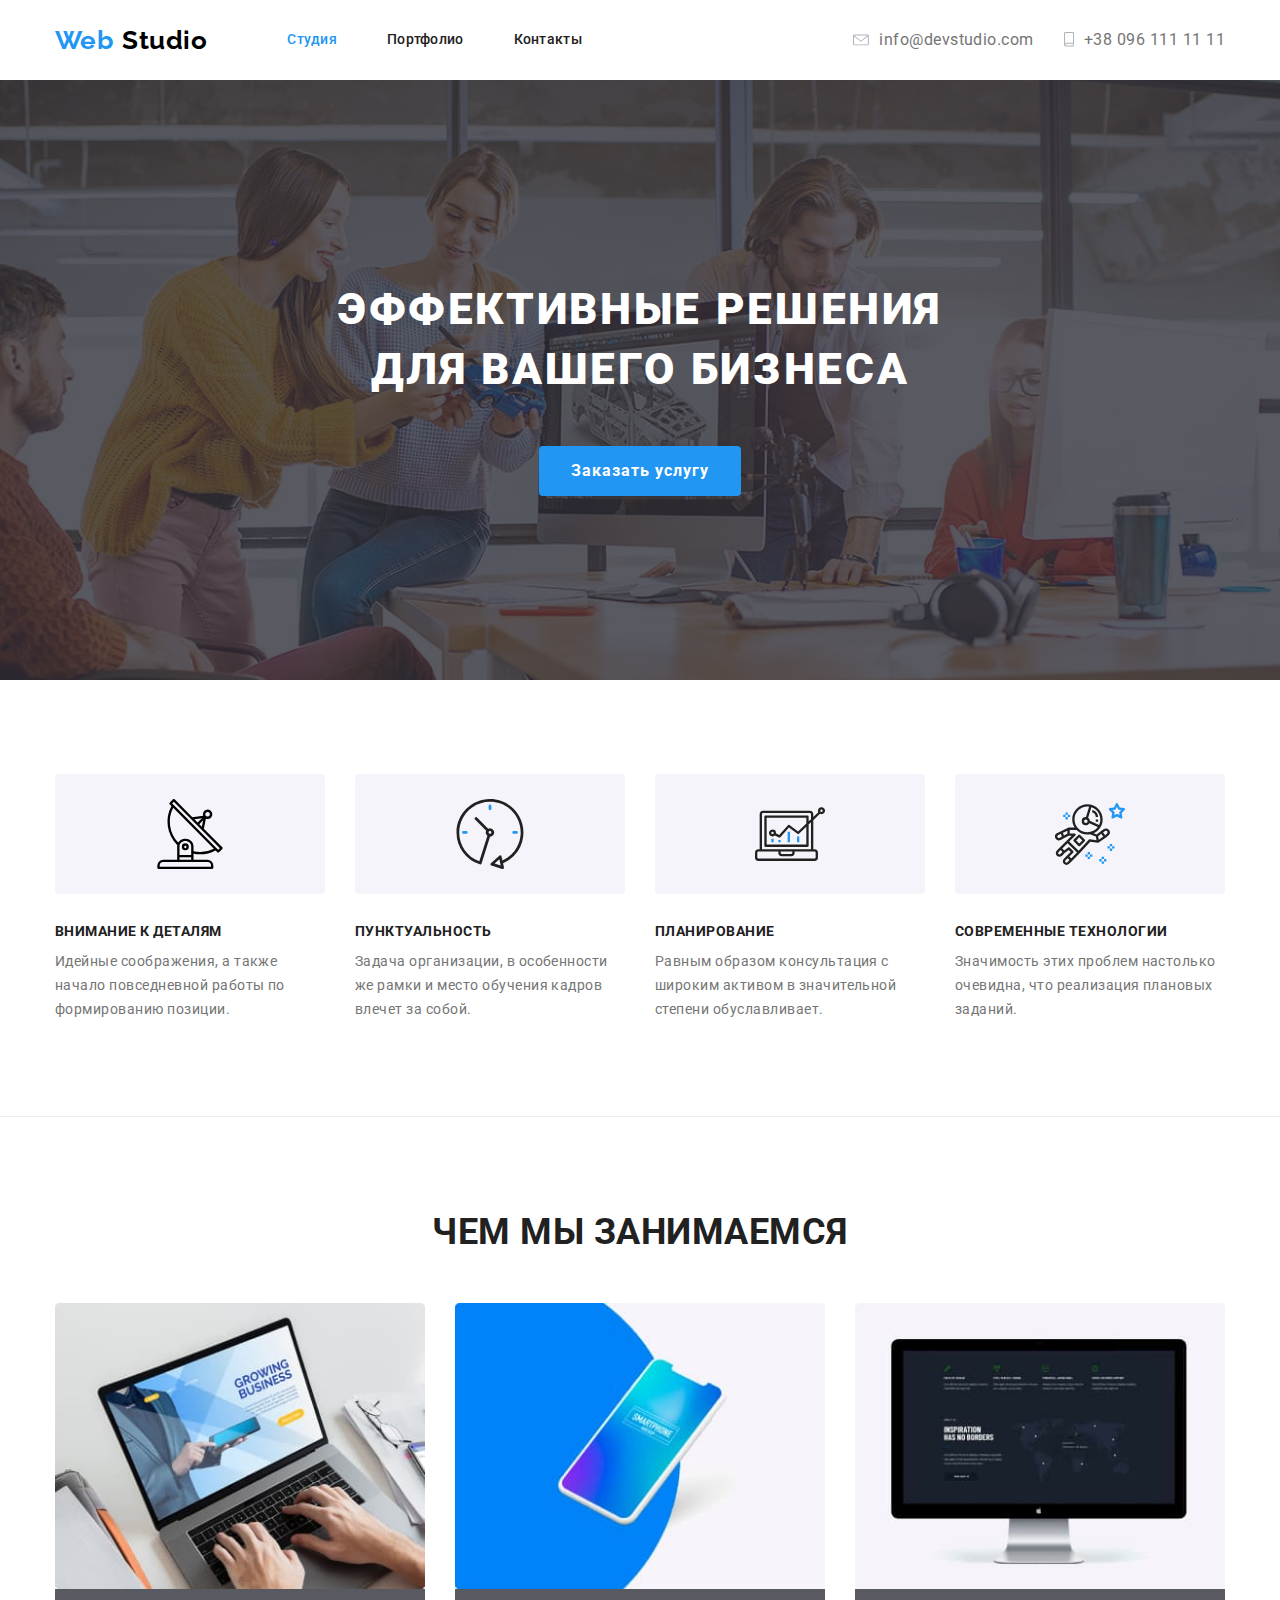
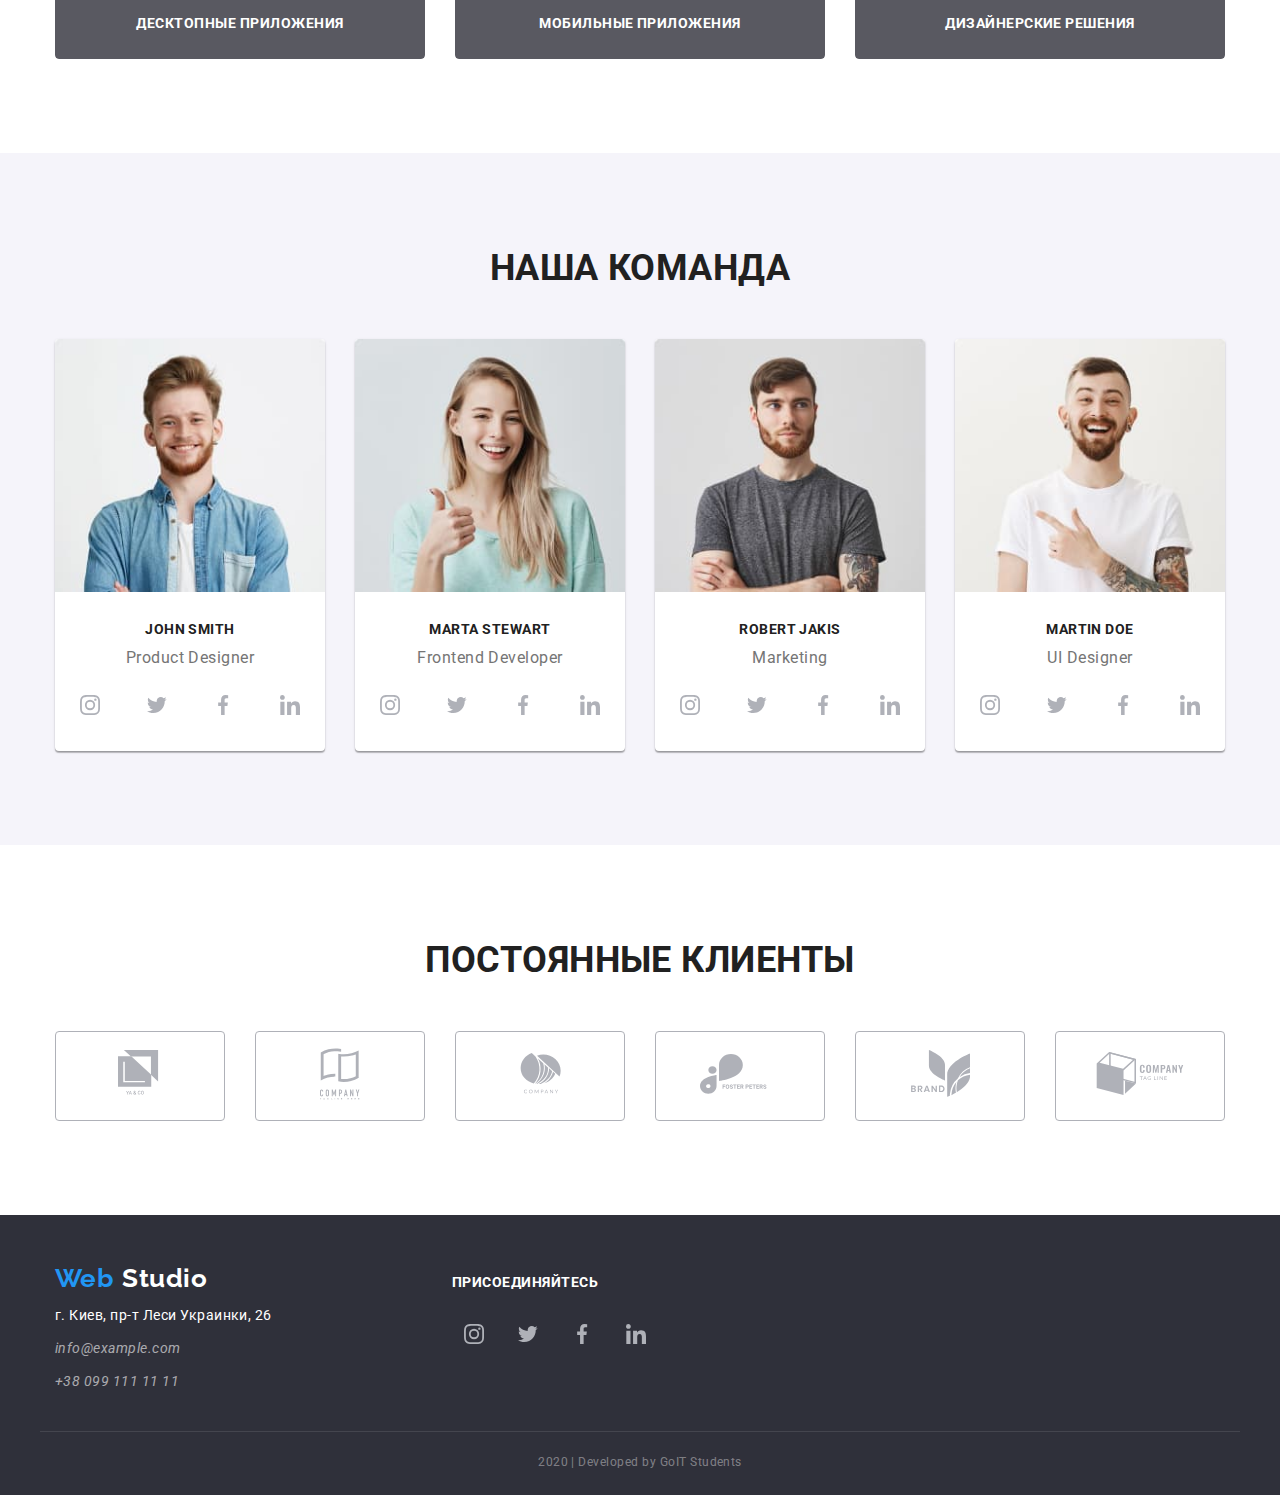
<file: index.html>
<!DOCTYPE html>
<html lang="ru">
  <head>
    <meta charset="UTF-8" />
    <meta name="viewport" content="width=device-width, initial-scale=1.0" />
    <title>Document</title>
    <link
      href="https://fonts.googleapis.com/css2?family=Raleway:wght@700&family=Roboto:wght@400;500;700&display=swap"
      rel="stylesheet"
    />

    <link
      rel="stylesheet"
      href="https://cdnjs.cloudflare.com/ajax/libs/modern-normalize/0.6.0/modern-normalize.min.css"
    />

    <link rel="stylesheet" href="./css/styles.css" />
  </head>
  <body>
    <header class="roof">
      <div class="container head">
        <nav class="head">
          <a href="" class="logo">
            <span class="logo-modification">Web </span>Studio
          </a>
          <ul class="site-nav list">
            <li class="item"><a href="" class="link current">Студия</a></li>
            <li class="item">
              <a href="./portfolio.html" class="link">Портфолио</a>
            </li>
            <li class="item"><a href="" class="link">Контакты</a></li>
          </ul>
        </nav>
        <ul class="contacts list">
          <li class="item">
            <svg class="contacts-icon" width="16" height="14">
              <use href="./images/sprite.svg#icon-envelope"></use>
            </svg>

            <a href="mailto:info@devstudio.com" class="link"
              >info@devstudio.com</a
            >
          </li>
          <li class="item">
            <svg class="contacts-icon" width="10" height="15">
              <use href="./images/sprite.svg#icon-smartphone"></use>
            </svg>

            <a href="tel:+380961111111" class="link">+38 096 111 11 11</a>
          </li>
        </ul>
      </div>
    </header>

    <main>
      <div class="overlay">
        <!--Герой-->
        <section class="hero">
          <h1 class="hero-title">
            эффективные решения <br />
            для вашего бизнеса
          </h1>
          <a href="" class="button">Заказать услугу</a>
        </section>
      </div>
      <!--Наши преимущества-->
      <section class="section advantages">
        <div class="container">
          <h2 class="section-title second visually-hidden">
            Наши преимущества
          </h2>
          <ul class="advantages-list list">
            <li class="advantages-item">
              <h3 class="section-title advantages">Внимание к деталям</h3>
              <p class="section-paragraph">
                Идейные соображения, а также начало повседневной работы по
                формированию позиции.
              </p>
            </li>
            <li class="advantages-item">
              <h3 class="section-title advantages">Пунктуальность</h3>
              <p class="section-paragraph">
                Задача организации, в особенности же рамки и место обучения
                кадров влечет за собой.
              </p>
            </li>
            <li class="advantages-item">
              <h3 class="section-title advantages">Планирование</h3>
              <p class="section-paragraph">
                Равным образом консультация с широким активом в значительной
                степени обуславливает.
              </p>
            </li>
            <li class="advantages-item">
              <h3 class="section-title advantages">Современные технологии</h3>
              <p class="section-paragraph">
                Значимость этих проблем настолько очевидна, что реализация
                плановых заданий.
              </p>
            </li>
          </ul>
        </div>
      </section>
      <!--Чем мы занимаемся-->
      <section class="section work">
        <div class="container">
          <h2 class="section-title second">
            Чем мы занимаемся
          </h2>
          <ul class="list work">
            <li class="item">
              <img
                class="picture"
                src="./images/desktop_applications.jpg"
                alt=""
                width="370"
                height="294"
              />
              <h3 class="section-title">Десктопные приложения</h3>
            </li>
            <li class="item">
              <img
                class="picture"
                src="./images/mobile_applications.jpg"
                alt=""
                width="370"
                height="294"
              />
              <h3 class="section-title">Мобильные приложения</h3>
            </li>
            <li class="item">
              <img
                class="picture"
                src="./images/design_solutions.jpg"
                alt=""
                width="370"
                height="294"
              />
              <h3 class="section-title">Дизайнерские решения</h3>
            </li>
          </ul>
        </div>
      </section>
      <!--Наша команда-->
      <section class="section team">
        <div class="container">
          <h2 class="section-title second">Наша команда</h2>
          <ul lang="en" class="team-list list">
            <li class="team-list-item">
              <img
                class="picture"
                src="./images/john_smith.jpg"
                alt="John Smith"
                width="270"
                height="260"
              />
              <h3 class="section-title">John Smith</h3>
              <p class="section-paragraph team">Product Designer</p>

              <ul class="networks list">
                <li class="item">
                  <a href="" class="link" aria-label="Instagram">
                    <svg class="networks-icon">
                      <use href="./images/sprite.svg#icon-instagram"></use>
                    </svg>
                  </a>
                </li>
                <li class="item">
                  <a href="" class="link" aria-label="Twiteer">
                    <svg class="networks-icon">
                      <use href="./images/sprite.svg#icon-twiteer"></use>
                    </svg>
                  </a>
                </li>
                <li class="item">
                  <a href="" class="link" aria-label="Facebook">
                    <svg class="networks-icon">
                      <use href="./images/sprite.svg#icon-facebook"></use>
                    </svg>
                  </a>
                </li>
                <li class="item">
                  <a href="" class="link" aria-label="LinkedIn">
                    <svg class="networks-icon">
                      <use href="./images/sprite.svg#icon-linkedin"></use>
                    </svg>
                  </a>
                </li>
              </ul>
            </li>
            <li class="team-list-item">
              <img
                class="picture"
                src="./images/marta_stewart.jpg"
                alt="Marta Stewart"
                width="270"
                height="260"
              />
              <h3 class="section-title">Marta Stewart</h3>
              <p class="section-paragraph team">Frontend Developer</p>

              <ul class="networks list">
                <li class="item">
                  <a href="" class="link" aria-label="Instagram">
                    <svg class="networks-icon">
                      <use href="./images/sprite.svg#icon-instagram"></use>
                    </svg>
                  </a>
                </li>
                <li class="item">
                  <a href="" class="link" aria-label="Twiteer">
                    <svg class="networks-icon">
                      <use href="./images/sprite.svg#icon-twiteer"></use>
                    </svg>
                  </a>
                </li>
                <li class="item">
                  <a href="" class="link" aria-label="Facebook">
                    <svg class="networks-icon">
                      <use href="./images/sprite.svg#icon-facebook"></use>
                    </svg>
                  </a>
                </li>
                <li class="item">
                  <a href="" class="link" aria-label="LinkedIn">
                    <svg class="networks-icon">
                      <use href="./images/sprite.svg#icon-linkedin"></use>
                    </svg>
                  </a>
                </li>
              </ul>
            </li>

            <li class="team-list-item">
              <img
                class="picture"
                src="./images/robert_jakis.jpg"
                alt="Robert Jakis"
                width="270"
                height="260"
              />
              <h3 class="section-title">Robert Jakis</h3>
              <p class="section-paragraph team">Marketing</p>

              <ul class="networks list">
                <li class="item">
                  <a href="" class="link" aria-label="Instagram">
                    <svg class="networks-icon">
                      <use href="./images/sprite.svg#icon-instagram"></use>
                    </svg>
                  </a>
                </li>
                <li class="item">
                  <a href="" class="link" aria-label="Twiteer">
                    <svg class="networks-icon">
                      <use href="./images/sprite.svg#icon-twiteer"></use>
                    </svg>
                  </a>
                </li>
                <li class="item">
                  <a href="" class="link" aria-label="Facebook">
                    <svg class="networks-icon">
                      <use href="./images/sprite.svg#icon-facebook"></use>
                    </svg>
                  </a>
                </li>
                <li class="item">
                  <a href="" class="link" aria-label="LinkedIn">
                    <svg class="networks-icon">
                      <use href="./images/sprite.svg#icon-linkedin"></use>
                    </svg>
                  </a>
                </li>
              </ul>
            </li>
            <li class="team-list-item">
              <img
                class="picture"
                src="./images/martin_doe.jpg"
                alt="Martin Doe"
                width="270"
                height="260"
              />
              <h3 class="section-title">Martin Doe</h3>
              <p class="section-paragraph team">UI Designer</p>

              <ul class="networks list">
                <li class="item">
                  <a href="" class="link" aria-label="Instagram">
                    <svg class="networks-icon">
                      <use href="./images/sprite.svg#icon-instagram"></use>
                    </svg>
                  </a>
                </li>
                <li class="item">
                  <a href="" class="link" aria-label="Twiteer">
                    <svg class="networks-icon">
                      <use href="./images/sprite.svg#icon-twiteer"></use>
                    </svg>
                  </a>
                </li>
                <li class="item">
                  <a href="" class="link" aria-label="Facebook">
                    <svg class="networks-icon">
                      <use href="./images/sprite.svg#icon-facebook"></use>
                    </svg>
                  </a>
                </li>
                <li class="item">
                  <a href="" class="link" aria-label="LinkedIn">
                    <svg class="networks-icon">
                      <use href="./images/sprite.svg#icon-linkedin"></use>
                    </svg>
                  </a>
                </li>
              </ul>
            </li>
          </ul>
        </div>
      </section>
      <!--Постоянные клиенты-->
      <section class="section customers">
        <div class="container">
          <h2 class="section-title second">Постоянные клиенты</h2>
          <ul lang="en" class="customers-list list">
            <li class="item">
              <a href="" class="customers-link" aria-label="YA & CO">
                <svg class="customers-icon" width="44" height="47">
                  <use href="./images/sprite.svg#icon-logo_1"></use>
                </svg>
              </a>
            </li>
            <li class="item">
              <a
                href=""
                class="customers-link"
                aria-label="COMPANY TAGLINE HERE"
              >
                <svg class="customers-icon" width="40" height="52">
                  <use href="./images/sprite.svg#icon-logo_2"></use>
                </svg>
              </a>
            </li>
            <li class="item">
              <a href="" class="customers-link" aria-label="COMPANY">
                <svg class="customers-icon" width="41" height="41">
                  <use href="./images/sprite.svg#icon-logo_3"></use>
                </svg>
              </a>
            </li>
            <li class="item">
              <a href="" class="customers-link" aria-label="FOSTER PETERS">
                <svg class="customers-icon" width="82" height="40">
                  <use href="./images/sprite.svg#icon-logo_4"></use>
                </svg>
              </a>
            </li>
            <li class="item">
              <a href="" class="customers-link" aria-label="BRAND">
                <svg class="customers-icon" width="59" height="47">
                  <use href="./images/sprite.svg#icon-logo_5"></use>
                </svg>
              </a>
            </li>
            <li class="item">
              <a href="" class="customers-link" aria-label="COMPANY TAG LINE">
                <svg class="customers-icon" width="88" height="44">
                  <use href="./images/sprite.svg#icon-logo_6"></use>
                </svg>
              </a>
            </li>
          </ul>
        </div>
      </section>
    </main>

    <footer class="basement">
      <div class="container foot">
        <div class="basement-section">
          <a href="" class="logo">
            <span class="logo-modification">Web</span>
            <span class="logo-modification-foot">Studio</span>
          </a>
          <address class="address">
            <p class="direction list">г. Киев, пр-т Леси Украинки, 26</p>

            <a href="mailto:info@example.com" class="basement-link"
              >info@example.com</a
            >

            <a href="tel:+380991111111" class="basement-link"
              >+38 099 111 11 11</a
            >
          </address>
        </div>

        <div class="join-section">
          <b class="join">присоединяйтесь</b>
          <ul lang="en" class="networks list">
            <li class="item">
              <a href="" class="link" aria-label="Instagram">
                <svg class="networks-icon">
                  <use href="./images/sprite.svg#icon-instagram"></use>
                </svg>
              </a>
            </li>
            <li class="item">
              <a href="" class="link" aria-label="Twiteer">
                <svg class="networks-icon">
                  <use href="./images/sprite.svg#icon-twiteer"></use>
                </svg>
              </a>
            </li>
            <li class="item">
              <a href="" class="link" aria-label="Facebook">
                <svg class="networks-icon">
                  <use href="./images/sprite.svg#icon-facebook"></use>
                </svg>
              </a>
            </li>
            <li class="item">
              <a href="" class="link" aria-label="LinkedIn">
                <svg class="networks-icon">
                  <use href="./images/sprite.svg#icon-linkedin"></use>
                </svg>
              </a>
            </li>
          </ul>
        </div>
      </div>
      <p lang="en" class="copyright">2020 | Developed by GoIT Students</p>
    </footer>
  </body>
</html>
</file>
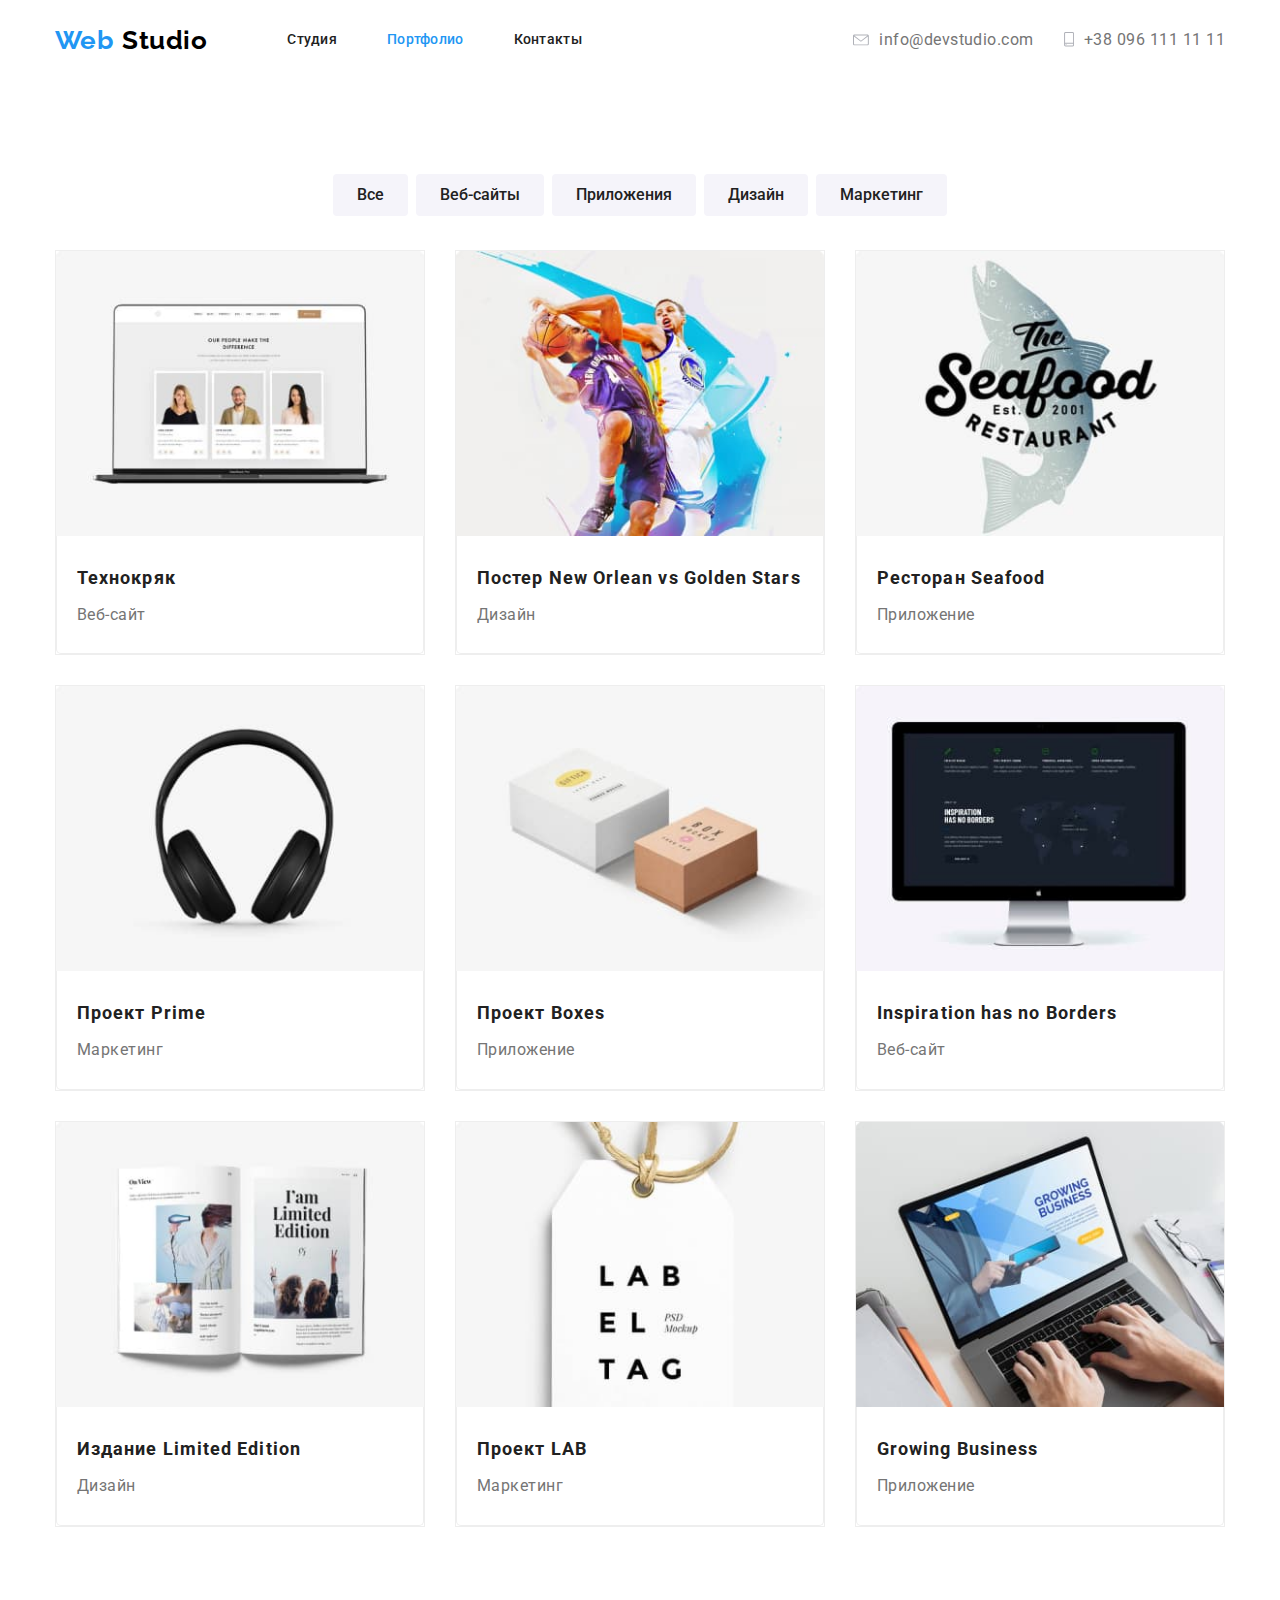
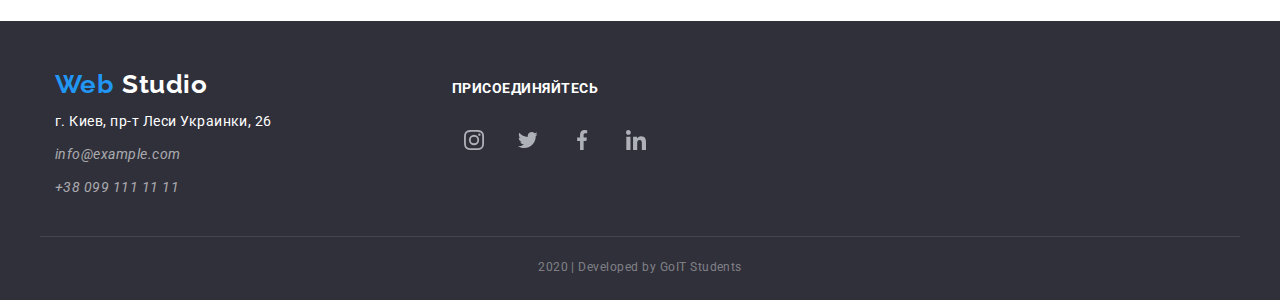
<file: portfolio.html>
<!DOCTYPE html>
<html lang="ru">
  <head>
    <meta charset="UTF-8" />
    <meta name="viewport" content="width=device-width, initial-scale=1.0" />
    <title>Document</title>
    <link
      href="https://fonts.googleapis.com/css2?family=Raleway:wght@700&family=Roboto:wght@400;500;700&display=swap"
      rel="stylesheet"
    />

    <link
      rel="stylesheet"
      href="https://cdnjs.cloudflare.com/ajax/libs/modern-normalize/0.6.0/modern-normalize.min.css"
    />

    <link rel="stylesheet" href="./css/styles.css" />
  </head>

  <body>
    <header class="roof">
      <div class="container head">
        <nav class="head">
          <a href="" class="logo">
            <span class="logo-modification">Web </span>Studio
          </a>
          <ul class="site-nav list">
            <li class="item"><a href="./index.html" class="link">Студия</a></li>
            <li class="item">
              <a href="./portfolio.html" class="link current">Портфолио</a>
            </li>
            <li class="item"><a href="" class="link">Контакты</a></li>
          </ul>
        </nav>
        <ul class="contacts list">
          <li class="item">
            <svg class="contacts-icon" width="16" height="14">
              <use href="./images/sprite.svg#icon-envelope"></use>
            </svg>

            <a href="mailto:info@devstudio.com" class="link"
              >info@devstudio.com</a
            >
          </li>
          <li class="item">
            <svg class="contacts-icon" width="10" height="15">
              <use href="./images/sprite.svg#icon-smartphone"></use>
            </svg>

            <a href="tel:+380961111111" class="link">+38 096 111 11 11</a>
          </li>
        </ul>
      </div>
    </header>

    <main>
      <!--Наши работы-->
      <section class="portfolio">
        <div class="container">
          <h1 class="portfolio-title visually-hidden">наши работы</h1>
          <ul class="button-list list">
            <li class="item">
              <button type="button" class="portfolio-button">Все</button>
            </li>
            <li class="item">
              <button type="button" class="portfolio-button">Веб-сайты</button>
            </li>
            <li class="item">
              <button type="button" class="portfolio-button">Приложения</button>
            </li>
            <li class="item">
              <button type="button" class="portfolio-button">Дизайн</button>
            </li>
            <li class="item">
              <button type="button" class="portfolio-button">Маркетинг</button>
            </li>
          </ul>

          <ul class="portfolio-list list">
            <li class="portfolio-element">
              <a href="" class="example">
                <img
                  class="picture"
                  src="./images/Portfolio/img_1.jpg"
                  alt=""
                  width="370"
                  height="294"
                />

                <div class="content">
                  <h2 class="title">Технокряк</h2>
                  <p class="text">Веб-сайт</p>
                  <!--<p class="description">
                      Технокряк это современная площадка распространения
                      коронавируса. Компании используют эту платформу для цифрового
                      шпионажа и атак на защищённые сервера конкурентов.
                      </p>-->
                </div>
              </a>
            </li>
            <li class="portfolio-element">
              <a href="" class="example">
                <img
                  class="picture"
                  src="./images/Portfolio/img_2.jpg"
                  alt=""
                  width="370"
                  height="294"
                />

                <div class="content">
                  <h2 class="title">Постер New Orlean vs Golden Stars</h2>
                  <p class="text">Дизайн</p>
                  <!--<p class="description">
                                                    Lorem ipsum, dolor sit amet consectetur adipisicing elit.
                                                    Sapiente nostrum, molestiae modi unde maxime nihil nemo
                                                    consectetur nam accusantium, veniam iste dolorem perspiciatis,
                                                    saepe eligendi error mollitia exercitationem? Officia,
                                                    explicabo?
                                  </p>-->
                </div>
              </a>
            </li>
            <li class="portfolio-element">
              <a href="" class="example">
                <img
                  class="picture"
                  src="./images/Portfolio/img_3.jpg"
                  alt=""
                  width="370"
                  height="294"
                />
                <div class="content">
                  <h2 class="title">Ресторан Seafood</h2>
                  <p class="text">Приложение</p>
                  <!--<p class="description">
                                    Lorem ipsum, dolor sit amet consectetur adipisicing elit.
                                    Sapiente nostrum, molestiae modi unde maxime nihil nemo
                                    consectetur nam accusantium, veniam iste dolorem perspiciatis,
                                    saepe eligendi error mollitia exercitationem? Officia,
                                    explicabo?
                                  </p>-->
                </div>
              </a>
            </li>
            <li class="portfolio-element">
              <a href="" class="example">
                <img
                  class="picture"
                  src="./images/Portfolio/img_4.jpg"
                  alt=""
                  width="370"
                  height="294"
                />
                <div class="content">
                  <h2 class="title">Проект Prime</h2>
                  <p class="text">Маркетинг</p>
                  <!--<p class="description">
                                    Lorem ipsum, dolor sit amet consectetur adipisicing elit.
                                    Sapiente nostrum, molestiae modi unde maxime nihil nemo
                                    consectetur nam accusantium, veniam iste dolorem perspiciatis,
                                    saepe eligendi error mollitia exercitationem? Officia,
                                    explicabo?
                                  </p>-->
                </div>
              </a>
            </li>
            <li class="portfolio-element">
              <a href="" class="example">
                <img
                  class="picture"
                  src="./images/Portfolio/img_5.jpg"
                  alt=""
                  width="370"
                  height="294"
                />
                <div class="content">
                  <h2 class="title">Проект Boxes</h2>
                  <p class="text">Приложение</p>
                  <!--<p class="description">
                                    Lorem ipsum, dolor sit amet consectetur adipisicing elit.
                                    Sapiente nostrum, molestiae modi unde maxime nihil nemo
                                    consectetur nam accusantium, veniam iste dolorem perspiciatis,
                                    saepe eligendi error mollitia exercitationem? Officia,
                                    explicabo?
                                  </p>-->
                </div>
              </a>
            </li>
            <li class="portfolio-element">
              <a href="" class="example">
                <img
                  class="picture"
                  src="./images/Portfolio/img_6.jpg"
                  alt=""
                  width="370"
                  height="294"
                />
                <div class="content">
                  <h2 class="title">Inspiration has no Borders</h2>
                  <p class="text">Веб-сайт</p>
                  <!--<p class="description">
                                    Lorem ipsum, dolor sit amet consectetur adipisicing elit.
                                    Sapiente nostrum, molestiae modi unde maxime nihil nemo
                                    consectetur nam accusantium, veniam iste dolorem perspiciatis,
                                    saepe eligendi error mollitia exercitationem? Officia,
                                    explicabo?
                                  </p>-->
                </div>
              </a>
            </li>
            <li class="portfolio-element">
              <a href="" class="example">
                <img
                  class="picture"
                  src="./images/Portfolio/img_7.jpg"
                  alt=""
                  width="370"
                  height="294"
                />
                <div class="content">
                  <h2 class="title">Издание Limited Edition</h2>
                  <p class="text">Дизайн</p>
                  <!--<p class="description">
                                    Lorem ipsum, dolor sit amet consectetur adipisicing elit.
                                    Sapiente nostrum, molestiae modi unde maxime nihil nemo
                                    consectetur nam accusantium, veniam iste dolorem perspiciatis,
                                    saepe eligendi error mollitia exercitationem? Officia,
                                    explicabo?
                                  </p>-->
                </div>
              </a>
            </li>
            <li class="portfolio-element">
              <a href="" class="example">
                <img
                  class="picture"
                  src="./images/Portfolio/img_8.jpg"
                  alt=""
                  width="370"
                  height="294"
                />
                <div class="content">
                  <h2 class="title">Проект LAB</h2>
                  <p class="text">Маркетинг</p>
                  <!--<p class="description">
                                    Lorem ipsum, dolor sit amet consectetur adipisicing elit.
                                    Sapiente nostrum, molestiae modi unde maxime nihil nemo
                                    consectetur nam accusantium, veniam iste dolorem perspiciatis,
                                    saepe eligendi error mollitia exercitationem? Officia,
                                    explicabo?
                                  </p>-->
                </div>
              </a>
            </li>
            <li class="portfolio-element">
              <a href="" class="example">
                <img
                  class="picture"
                  src="./images/Portfolio/img_9.jpg"
                  alt=""
                  width="370"
                  height="294"
                />
                <div class="content">
                  <h2 class="title">Growing Business</h2>
                  <p class="text">Приложение</p>
                  <!--<p class="description">
                                    Lorem ipsum, dolor sit amet consectetur adipisicing elit.
                                    Sapiente nostrum, molestiae modi unde maxime nihil nemo
                                    consectetur nam accusantium, veniam iste dolorem perspiciatis,
                                    saepe eligendi error mollitia exercitationem? Officia,
                                    explicabo?
                                  </p>-->
                </div>
              </a>
            </li>
          </ul>
        </div>
      </section>
    </main>

    <footer class="basement">
      <div class="container foot">
        <div class="basement-section">
          <a href="" class="logo">
            <span class="logo-modification">Web</span>
            <span class="logo-modification-foot">Studio</span>
          </a>
          <address class="address">
            <p class="direction list">г. Киев, пр-т Леси Украинки, 26</p>

            <a href="mailto:info@example.com" class="basement-link"
              >info@example.com</a
            >

            <a href="tel:+380991111111" class="basement-link"
              >+38 099 111 11 11</a
            >
          </address>
        </div>

        <div class="join-section">
          <b class="join">присоединяйтесь</b>
          <ul lang="en" class="networks list">
            <li class="item">
              <a href="" class="link" aria-label="Instagram">
                <svg class="networks-icon">
                  <use href="./images/sprite.svg#icon-instagram"></use>
                </svg>
              </a>
            </li>
            <li class="item">
              <a href="" class="link" aria-label="Twiteer">
                <svg class="networks-icon">
                  <use href="./images/sprite.svg#icon-twiteer"></use>
                </svg>
              </a>
            </li>
            <li class="item">
              <a href="" class="link" aria-label="Facebook">
                <svg class="networks-icon">
                  <use href="./images/sprite.svg#icon-facebook"></use>
                </svg>
              </a>
            </li>
            <li class="item">
              <a href="" class="link" aria-label="LinkedIn">
                <svg class="networks-icon">
                  <use href="./images/sprite.svg#icon-linkedin"></use>
                </svg>
              </a>
            </li>
          </ul>
        </div>
      </div>
      <p lang="en" class="copyright">2020 | Developed by GoIT Students</p>
    </footer>
  </body>
</html>
</file>
<file: css/styles.css>
/*колір основого тексту #212121*/
/*колір вторинного кольору #757575*/
/*акцент #2196F3*/
/*білий колір тексту #FFFFFF*/
/*чорний колір тексту #000000*/
/*синій колір тексту #2196F3*/
/*колір тексту контактів rgba(255, 255, 255, 0.6)*/
/*колір фону шапки #FFFFFF*/
/*колір основного фону #E5E5E5*/
/*колір вторинного кольору #F5F4FA*/
/*колір підвалу #2F303A*/

:root {
  --accent-color: #2196f3;
  --primary-text-color: #212121;
  --secondary-text-color: #757575;
  --primary-bg-color: #e5e5e5;
  --secondary-bg-color: #f5f4fa;
  --hero-bg-color: rgba(47, 48, 58, 0.8);
  --header-bg-color: #ffffff;
  --footer-bg-color: #2f303a;
}

/* Стилі для index.html*/

body {
  /*margin: 0;*/
  font-family: Roboto, sans-serif;
  letter-spacing: 0.03em;
}

.list {
  list-style: none;
  margin: 0;
  padding: 0;
}

img {
  display: block;
  max-width: 100%;
  height: auto;
}

.visually-hidden {
  position: absolute;
  width: 1px;
  height: 1px;
  margin: -1px;
  border: 0;
  padding: 0;
  clip: rect(0 0 0 0);
  overflow: hidden;
}

/* Header*/

.roof {
  background-color: var(--header-bg-color);
}

.head {
  display: flex;
  align-items: center;
}

.container {
  width: 1200px;
  padding-left: 15px;
  padding-right: 15px;
  /*padding-top: 94px;
  padding-bottom: 94px;*/
  margin: 0 auto;
  /*outline: 2px solid tomato;*/
}

.container.head {
  padding-top: 0em;
  padding-bottom: 0;
}

.logo {
  display: flex;
  color: #000000;
  font-family: Raleway, sans-serif;
  font-weight: 700;
  font-size: 26px;
  line-height: 1.19;

  text-decoration: none;
}

.logo-modification {
  margin-right: 9px;
  color: var(--accent-color);
}

.site-nav {
  display: flex;
  margin-left: 80px;
}

.site-nav .item {
  /*outline: 1px solid tomato;*/
  margin-right: 50px;
}

.site-nav .item:last-child {
  margin-right: 0;
}

.site-nav .link {
  display: block;
  padding-top: 32px;
  padding-bottom: 32px;

  color: var(--primary-text-color);
  font-weight: 500;
  font-size: 14px;
  line-height: 1.14;
  letter-spacing: 0.02em;

  text-decoration: none;
}

.site-nav .link:hover,
.site-nav .link:focus {
  color: var(--accent-color);
}

.site-nav .link.current {
  color: var(--accent-color);
}

.contacts {
  display: flex;
  margin-left: auto;
}

.contacts .item + .item {
  margin-left: 30px;
}

.contacts .link:hover,
.contacts .link:focus {
  color: var(--accent-color);
}

.contacts .link {
  text-decoration: none;
  color: var(--secondary-text-color);
}

.contacts .item {
  display: flex;
  align-items: center;
  padding: 0;
  border: none;
  color: #afb1b8;
}

/* .contacts .picture {
  margin-right: 10px;
}
 */

.contacts-icon {
  margin-right: 10px;
  fill: currentColor;
}

.contacts-icon:hover {
  fill: var(--accent-color);
}

/*Hero*/

.overlay {
  height: 600px;
  max-width: 1600px;
  margin-left: auto;
  margin-right: auto;
  background-image: linear-gradient(
      to right,
      rgba(47, 48, 58, 0.8),
      rgba(47, 48, 58, 0.8)
    ),
    url(../images/header_img.jpg);
  background-repeat: no-repeat;
  background-position: center;
  background-size: cover;
  background-color: var(--hero-bg-color);
}

.hero {
  text-align: center;
  padding-top: 200px;
  padding-bottom: 200px;
}

.hero-title {
  margin-top: 0;
  margin-bottom: 46px;

  color: #ffffff;

  font-weight: 900;
  font-size: 44px;
  line-height: 1.36;
  letter-spacing: 0.06em;
  text-transform: uppercase;

  /*outline: 2px solid tomato;*/
}

/*Section*/

.section.advantages {
  padding-top: 94px;
  padding-bottom: 94px;
  border-bottom: 1px solid #ececec;
}

.advantages-list {
  display: flex;
}

.advantages-list .advantages-item {
  width: 270px;
}

.advantages-item::before {
  content: '';
  display: block;
  width: 270px;
  height: 120px;
  margin-bottom: 30px;
  border-radius: 4px;
  background-repeat: no-repeat;
  background-size: 70px 70px;
  background-position: center;
  background-color: var(--secondary-bg-color);
}

.advantages-item:nth-child(1)::before {
  background-image: url(../images/antenna.svg);
}
.advantages-item:nth-child(2)::before {
  background-image: url(../images/clock.svg);
}
.advantages-item:nth-child(3)::before {
  background-image: url(../images/diagram.svg);
}
.advantages-item:nth-child(4)::before {
  background-image: url(../images/astronaut.svg);
}

.advantages-list .advantages-item + .advantages-item {
  margin-left: 30px;
}

.advantages-list .item {
  width: 278px;
}

.advantages-item .link {
  padding: 25px 100px;
  margin-bottom: 30px;

  background: var(--secondary-bg-color);
  border-radius: 4px;
}

.section-title {
  margin-top: 0;
  margin-bottom: 0;
  text-align: center;

  color: var(--primary-text-color);

  font-weight: 700;
  font-size: 14px;
  line-height: 1.14;
  text-transform: uppercase;
}

.section-title.second {
  margin-top: 0;
  margin-bottom: 50px;
  color: var(--primary-text-color);

  font-weight: 700;
  font-size: 36px;
  line-height: 1.17;
  text-align: center;
}

.section-title.advantages {
  margin-bottom: 10px;
  text-align: left;
}

.section.work {
  padding-top: 94px;
  padding-bottom: 94px;
}

.list.work .section-title {
  color: #ffffff;
  background: rgba(47, 48, 58, 0.8);
  border-radius: 0px 0px 4px 4px;
  padding-top: 27px;
  padding-bottom: 27px;
  /*max-height: 70px;*/
}

.work {
  display: flex;
}

.work .item {
  width: 370px;
  border-radius: 4px;
  overflow: hidden;
}

.work .item + .item {
  margin-left: 30px;
}

.section.team {
  padding-top: 94px;
  padding-bottom: 94px;
  background-color: var(--secondary-bg-color);
}

.team-list {
  display: flex;
}

.team-list-item {
  background-color: #ffffff;
  width: 270px;
  padding-bottom: 24px;
  border-radius: 4px;
  overflow: hidden;
  box-shadow: 0px 2px 1px rgba(0, 0, 0, 0.2), 0px 1px 1px rgba(0, 0, 0, 0.14),
    0px 1px 3px rgba(0, 0, 0, 0.12);
}

.team-list .team-list-item + .team-list-item {
  margin-left: 30px;
}

.section-title.team {
  font-weight: 500;
  font-size: 16px;
  line-height: 1.19;
}

.team-list-item .section-title {
  margin-bottom: 10px;
}

.team-list-item .picture {
  margin-bottom: 30px;
}

.section-paragraph {
  margin-top: 0;
  margin-bottom: 0;
  color: var(--secondary-text-color);
  font-size: 14px;
  line-height: 1.71;
}

.section-paragraph.team {
  font-size: 16px;
  line-height: 1.19;
  text-align: center;
  margin-bottom: 16px;
}

.networks {
  display: flex;
  justify-content: space-evenly;
  /*margin-bottom: 24px;*/
}

.networks .item + .item {
  margin-left: 10px;
}

.networks .link {
  display: flex;
  justify-content: center;
  align-items: center;
  width: 44px;
  height: 44px;
  padding: 0;
  border-radius: 50%;
  color: #afb1b8;
}

.networks-icon {
  width: 20px;
  height: 20px;
  fill: currentColor;
}

.networks .link:hover .networks-icon {
  fill: #ffffff;
}

/* .networks-icon:hover {
  fill: #ffffff;
} */

.link {
  display: block;
}

.section .link:hover,
.section .link:focus {
  background-color: var(--accent-color);
}

.section.customers {
  padding-top: 94px;
  padding-bottom: 94px;
}

.customers-list {
  display: flex;
  justify-content: center;
  align-items: center;
}

.customers-list .item {
  width: 170px;
  min-height: 90px;
  display: flex;
  justify-content: center;
  align-items: center;
  border-radius: 4px;
  border: 1px solid #afb1b8;
}

.customers-list .item + .item {
  margin-left: 30px;
}

.customers-link {
  color: #afb1b8;
}

.customers-icon {
  fill: currentColor;
}

.customers-icon:hover {
  fill: var(--accent-color);
}

/*Footer*/

.basement {
  background-color: var(--footer-bg-color);
}

.basement-section .logo {
  margin-bottom: 10px;
}

.address {
  display: flex;
  flex-direction: column;
}
.container.foot {
  align-items: baseline;
  border-bottom: 1px solid rgba(255, 255, 255, 0.1);
}

.logo-modification-foot {
  color: #ffffff;
}

.basement-link {
  color: rgba(255, 255, 255, 0.6);
  font-size: 14px;
  line-height: 1.71;
}

.direction {
  margin-bottom: 9px;
  color: #ffffff;
  font-size: 14px;
  line-height: 1.71;
  font-style: normal;
}

.basement .link:hover,
.basement .link:focus {
  background-color: var(--accent-color);
}

.basement .basement-link:hover {
  color: var(--accent-color);
}

.basement-link {
  margin-bottom: 9px;
  text-decoration: none;
}

.join {
  color: #ffffff;

  font-weight: 700;
  font-size: 14px;
  line-height: 1.14;
  text-transform: uppercase;
}

.copyright {
  margin-top: 0;
  margin-bottom: 0;
  padding-top: 18px;
  padding-bottom: 21px;
  color: rgba(255, 255, 255, 0.4);
  font-size: 12px;
  line-height: 2;

  text-align: center;
}

/* Button*/

.button {
  display: inline-block;
  min-width: 200px;
  /*border: 1px solid transparent;*/

  color: #ffffff;
  background-color: var(--accent-color);

  font-family: inherit;
  font-weight: 700;
  font-size: 16px;
  line-height: 1.87;
  letter-spacing: 0.06em;

  text-align: center;

  padding: 10px 32px;
  border-radius: 4px;

  text-decoration: none;
}

.button:hover,
.button:focus {
  background-color: var(--accent-color);
}

.container.foot {
  padding-top: 0;
  padding-bottom: 0;
}

.basement-section {
  /*display: block;*/
  padding-top: 48px;
  padding-bottom: 28px;
}

.join-section {
  display: block;
  margin-left: 180px;
}

.foot {
  display: flex;
}

.join {
  display: block;
  /*margin-top: 56px;*/
  margin-bottom: 21px;
}

/* Стилі для portfolio.html*/

.portfolio {
  padding-top: 94px;
  padding-bottom: 94px;
}

.portfolio-button {
  border-radius: 4px;
  border-color: transparent;
  padding: 6px 22px;

  background: #f5f4fa;

  color: #212121;

  font-weight: 500;
  font-size: 16px;
  line-height: 1.62;
}

.portfolio-title {
  margin-top: 0;
  margin-bottom: 50px;
  text-align: center;
}

.portfolio-button:hover {
  color: #ffffff;
  background-color: var(--accent-color);
  cursor: pointer;
}

.portfolio-list {
  display: flex;
  flex-wrap: wrap;
}

.portfolio-element {
  display: flex;
  width: 370px;
  margin-right: 30px;
  margin-bottom: 30px;
  border: 1px solid #eeeeee;
}

.portfolio-element:nth-child(3n) {
  margin-right: 0;
}

.portfolio-element:nth-last-child(-n + 3) {
  margin-bottom: 0;
}

.portfolio .title {
  color: #212121;
  font-weight: 700;
  font-size: 18px;
  line-height: 2;
  letter-spacing: 0.06em;
}

.portfolio .text {
  color: #757575;

  font-size: 16px;
  line-height: 1.87;
}

.portfolio .description {
  font-size: 18px;
  line-height: 1.55;
}

.text {
  margin-top: 0;
  margin-bottom: 0;
  /*margin-top: 4px;*/
  /*margin-bottom: 20px;*/
}

.title {
  margin-top: 0;
  margin-bottom: 4px;
}

.description {
  margin-top: 0;
  margin-bottom: 0;
}

.example {
  text-decoration: none;
  border-top-left-radius: 5px;
  border-top-right-radius: 5px;
  overflow: hidden;
}

.portfolio-list .example:hover,
.portfolio-list .example:focus {
  background-color: var(--accent-color);
}

.button-list {
  display: flex;
  margin-bottom: 34px;
  justify-content: center;
}

.button-list .item + .item {
  margin-left: 8px;
}

.portfolio-element .content {
  padding: 24px 20px;
  background: #ffffff;
  border-left: 1px solid #eeeeee;
  border-right: 1px solid #eeeeee;
  border-bottom: 1px solid #eeeeee;
  border-bottom-left-radius: 5px;
  border-bottom-right-radius: 5px;
}

/*.portfolio-element .picture {
  display: block;
  max-width: 100%;
  height: auto;
}*/
</file>
